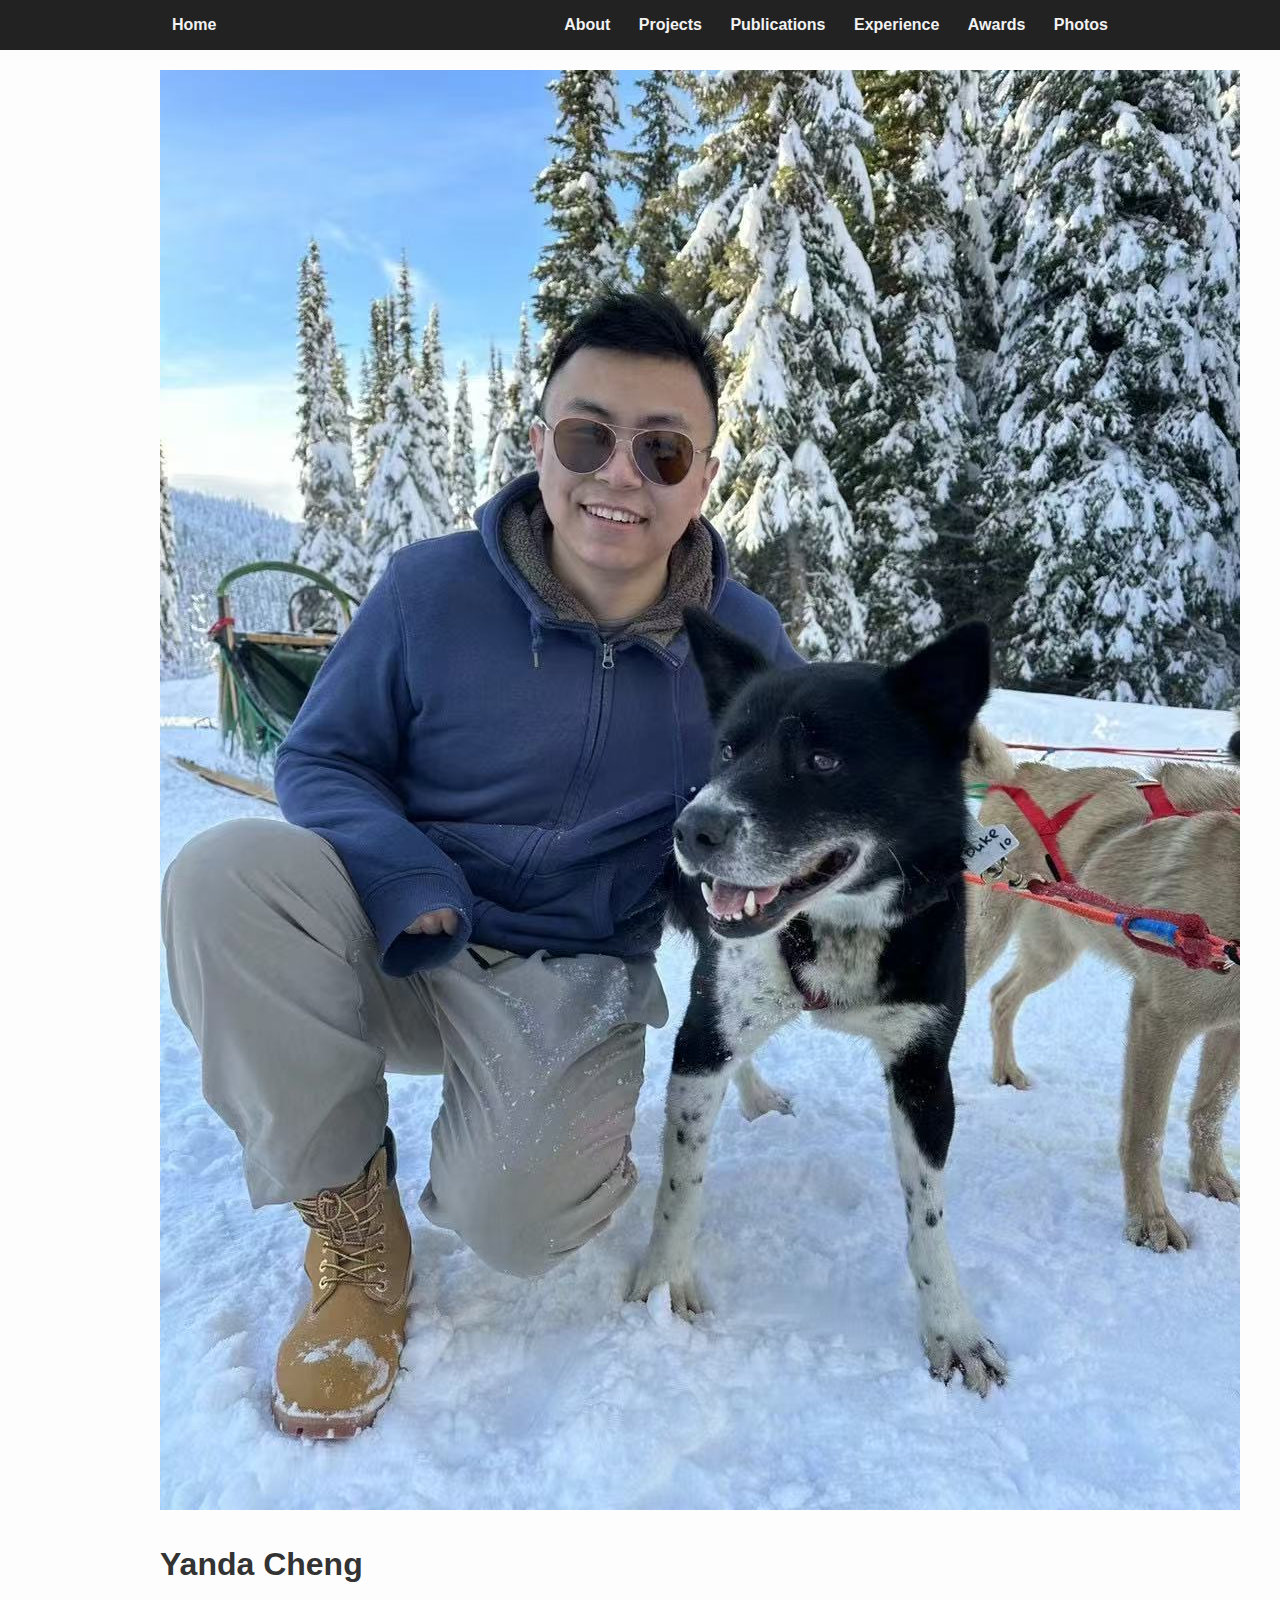
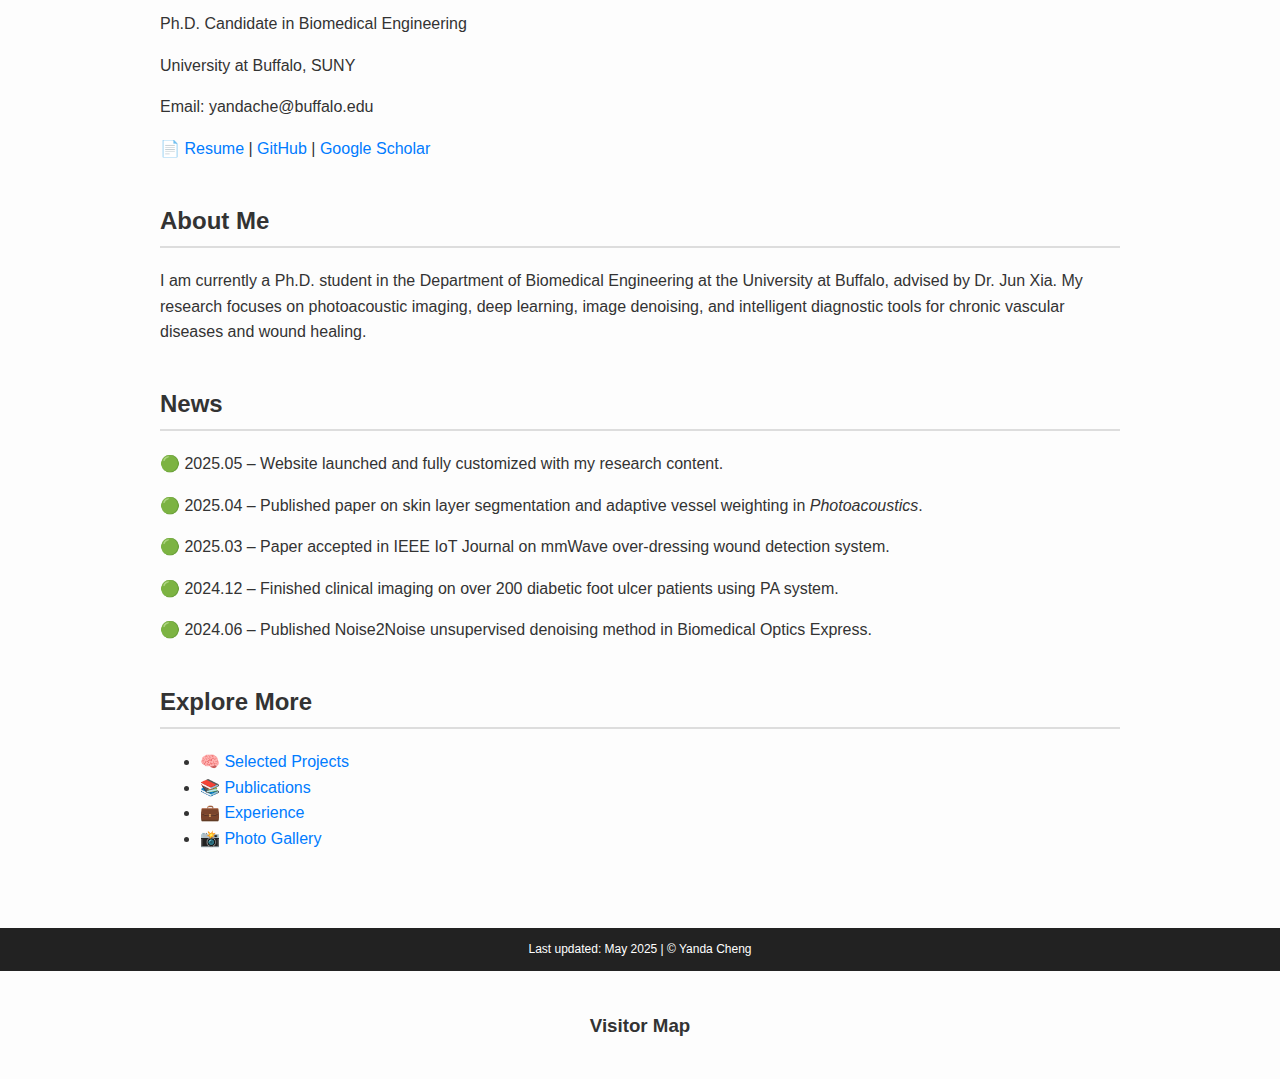
<file: index.html>
<!DOCTYPE html>
<html lang="en">
<head>
  <meta charset="UTF-8" />
  <meta name="viewport" content="width=device-width, initial-scale=1.0"/>
  <title>Yanda Cheng</title>
  <link rel="stylesheet" href="style.css" />
</head>
<body>

  <div class="navbar">
    <div class="nav-container">
      <div class="nav-left">
        <a href="index.html">Home</a>
      </div>
      <div class="nav-right">
        <a href="about_yc.html">About</a>
        <a href="projects_yc.html">Projects</a>
        <a href="publications_yc.html">Publications</a>
        <a href="experience_yc.html">Experience</a>
        <a href="awards_yc.html">Awards</a>
        <a href="photos_yc.html">Photos</a>
        </div>
    </div>
  </div>

  <div class="container">

  <div class="profile-card">
  <img src="files/yandacheng_profieimage.jpg" alt="Yanda Cheng" class="home-profile-pic">
  <div class="profile-info">
    <h1>Yanda Cheng</h1>
    <p>Ph.D. Candidate in Biomedical Engineering</p>
    <p>University at Buffalo, SUNY</p>
    <p>Email: yandache@buffalo.edu</p>
    <p>
      <a href="files/yandacheng_cv.pdf">📄 Resume</a> |
      <a href="https://github.com/nickcp39">GitHub</a> |
      <a href="https://scholar.google.com/citations?user=XXXXX">Google Scholar</a>
    </p>
  </div>
</div>

    <h2>About Me</h2>
    <p>
      I am currently a Ph.D. student in the Department of Biomedical Engineering at the University at Buffalo, advised by Dr. Jun Xia. My research focuses on photoacoustic imaging, deep learning, image denoising, and intelligent diagnostic tools for chronic vascular diseases and wound healing.
    </p>

    <h2>News</h2>
    <div class="news-list">
      <p>🟢 2025.05 – Website launched and fully customized with my research content.</p>
      <p>🟢 2025.04 – Published paper on skin layer segmentation and adaptive vessel weighting in <i>Photoacoustics</i>.</p>
      <p>🟢 2025.03 – Paper accepted in IEEE IoT Journal on mmWave over-dressing wound detection system.</p>
      <p>🟢 2024.12 – Finished clinical imaging on over 200 diabetic foot ulcer patients using PA system.</p>
      <p>🟢 2024.06 – Published Noise2Noise unsupervised denoising method in Biomedical Optics Express.</p>
    </div>

    <h2>Explore More</h2>
    <ul>
      <li><a href="projects_yc.html">🧠 Selected Projects</a></li>
      <li><a href="publications_yc.html">📚 Publications</a></li>
      <li><a href="experience_yc.html">💼 Experience</a></li>
      <li><a href="photos_yc.html">📸 Photo Gallery</a></li>
    </ul>
  </div>

  <div class="footer">
    Last updated: May 2025 | © Yanda Cheng
  </div>

  <div style="text-align: center; margin-top: 40px; padding-bottom: 20px;">
    <h3>Visitor Map</h3>
    <div id="clustrmaps-widget" style="margin: 0 auto;"></div>
    <script type="text/javascript" id="clustrmaps" src="//clustrmaps.com/map_v2.js?d=xj5ZWnwte7YeAZD7K7_8TpdIaEVZhU0szNMLG_AmptI&cl=ffffff&w=a"></script>
    </div>
  </body>
</html>
</file>
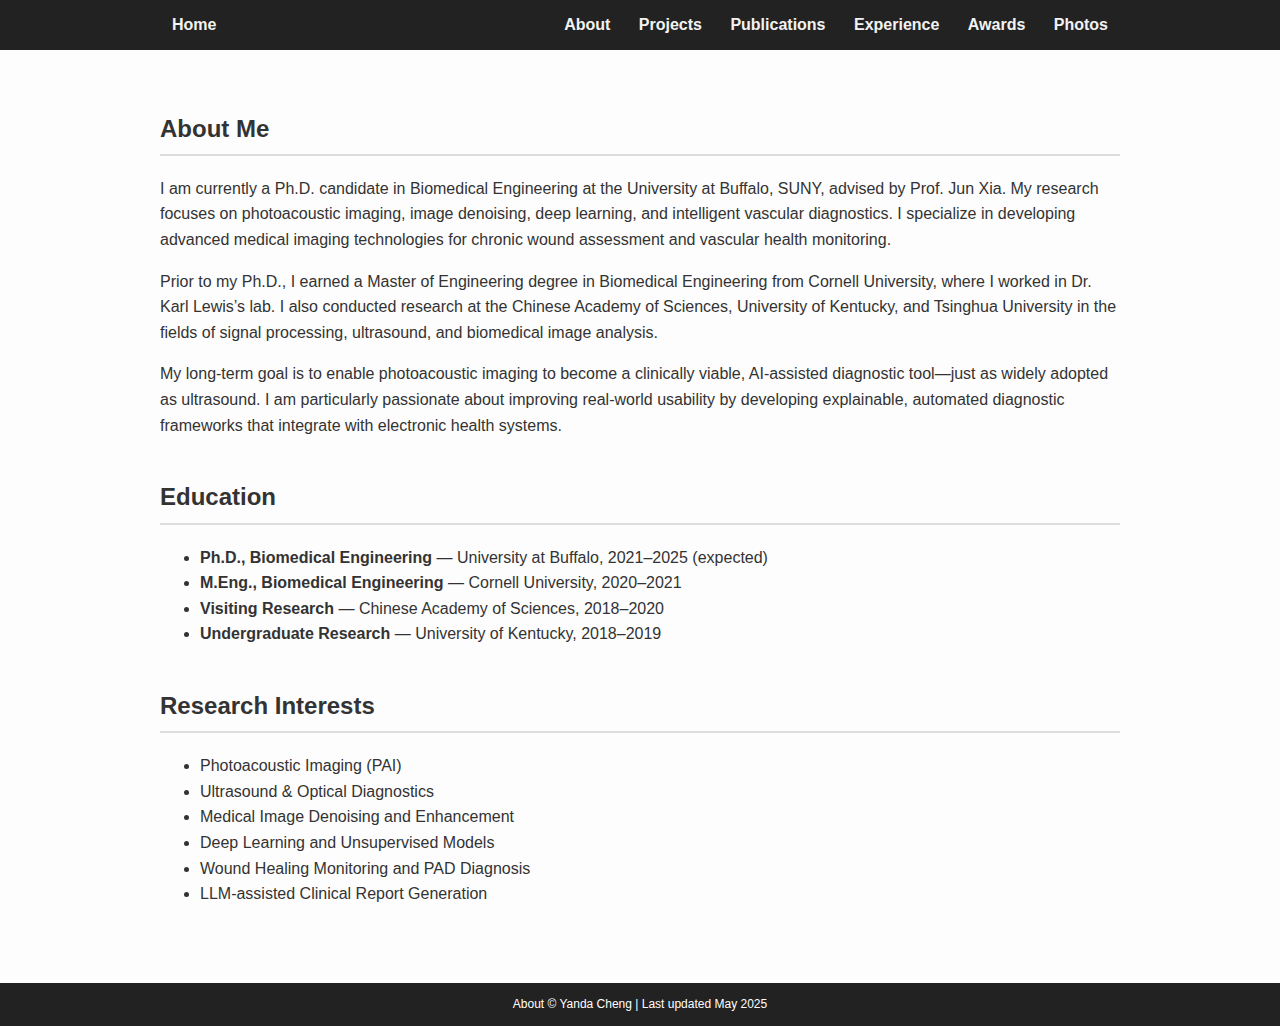
<file: about_yc.html>
<!DOCTYPE html>
<html lang="en">
<head>
  <meta charset="UTF-8">
  <title>About | Yanda Cheng</title>
  <link rel="stylesheet" href="style.css">
</head>
<body>

  <!-- 🔹 Navbar -->
  <div class="navbar">
    <div class="nav-container">
      <div class="nav-left">
        <a href="index.html">Home</a>
      </div>
      <div class="nav-right">
        <a href="about_yc.html">About</a>
        <a href="projects_yc.html">Projects</a>
        <a href="publications_yc.html">Publications</a>
        <a href="experience_yc.html">Experience</a>
        <a href="awards_yc.html">Awards</a>
        <a href="photos_yc.html">Photos</a>
      </div>
    </div>
  </div>

  <div class="container">
    <h2>About Me</h2>

    <p>
      I am currently a Ph.D. candidate in Biomedical Engineering at the University at Buffalo, SUNY, advised by Prof. Jun Xia. My research focuses on photoacoustic imaging, image denoising, deep learning, and intelligent vascular diagnostics. I specialize in developing advanced medical imaging technologies for chronic wound assessment and vascular health monitoring.
    </p>

    <p>
      Prior to my Ph.D., I earned a Master of Engineering degree in Biomedical Engineering from Cornell University, where I worked in Dr. Karl Lewis’s lab. I also conducted research at the Chinese Academy of Sciences, University of Kentucky, and Tsinghua University in the fields of signal processing, ultrasound, and biomedical image analysis.
    </p>

    <p>
      My long-term goal is to enable photoacoustic imaging to become a clinically viable, AI-assisted diagnostic tool—just as widely adopted as ultrasound. I am particularly passionate about improving real-world usability by developing explainable, automated diagnostic frameworks that integrate with electronic health systems.
    </p>

    <h2>Education</h2>
    <ul>
      <li><strong>Ph.D., Biomedical Engineering</strong> — University at Buffalo, 2021–2025 (expected)</li>
      <li><strong>M.Eng., Biomedical Engineering</strong> — Cornell University, 2020–2021</li>
      <li><strong>Visiting Research</strong> — Chinese Academy of Sciences, 2018–2020</li>
      <li><strong>Undergraduate Research</strong> — University of Kentucky, 2018–2019</li>
    </ul>

    <h2>Research Interests</h2>
    <ul>
      <li>Photoacoustic Imaging (PAI)</li>
      <li>Ultrasound & Optical Diagnostics</li>
      <li>Medical Image Denoising and Enhancement</li>
      <li>Deep Learning and Unsupervised Models</li>
      <li>Wound Healing Monitoring and PAD Diagnosis</li>
      <li>LLM-assisted Clinical Report Generation</li>
    </ul>
  </div>

  <!-- 🔹 Footer -->
  <div class="footer">
    About © Yanda Cheng | Last updated May 2025
  </div>

</body>
</html>
</file>
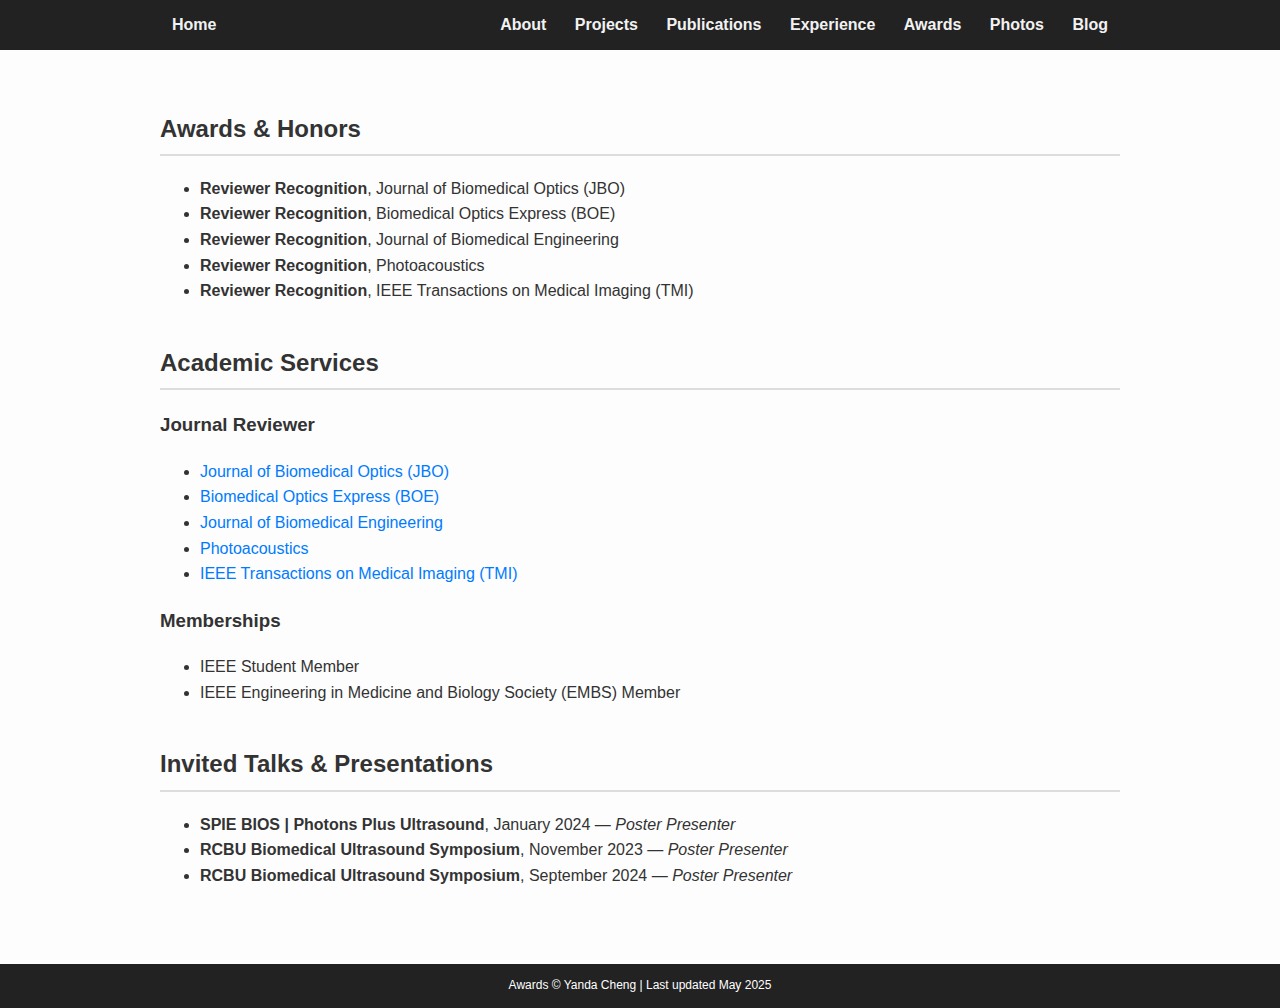
<file: awards_yc.html>
<!DOCTYPE html>
<html lang="en">
<head>
  <meta charset="UTF-8">
  <base href="/">

  <title>Awards & Service | Yanda Cheng</title>
  <link rel="stylesheet" href="style.css">
</head>
<body>

  <div id="navbar-placeholder"></div>
<script>
  fetch('navbar.html')
    .then(res => res.text())
    .then(data => {
      document.getElementById('navbar-placeholder').innerHTML = data;
    });
</script>


  <div class="container">
    <h2>Awards & Honors</h2>
    <ul>
      <li><strong>Reviewer Recognition</strong>, Journal of Biomedical Optics (JBO)</li>
      <li><strong>Reviewer Recognition</strong>, Biomedical Optics Express (BOE)</li>
      <li><strong>Reviewer Recognition</strong>, Journal of Biomedical Engineering</li>
      <li><strong>Reviewer Recognition</strong>, Photoacoustics</li>
      <li><strong>Reviewer Recognition</strong>, IEEE Transactions on Medical Imaging (TMI)</li>
    </ul>

    <h2>Academic Services</h2>

    <h3>Journal Reviewer</h3>
    <ul>
      <li><a href="https://www.spiedigitallibrary.org/journals/journal-of-biomedical-optics">Journal of Biomedical Optics (JBO)</a></li>
      <li><a href="https://opg.optica.org/boe/">Biomedical Optics Express (BOE)</a></li>
      <li><a href="https://www.sciencedirect.com/journal/journal-of-biomedical-engineering">Journal of Biomedical Engineering</a></li>
      <li><a href="https://www.sciencedirect.com/journal/photoacoustics">Photoacoustics</a></li>
      <li><a href="https://ieeetmi.org/">IEEE Transactions on Medical Imaging (TMI)</a></li>
    </ul>

    <h3>Memberships</h3>
    <ul>
      <li>IEEE Student Member</li>
      <li>IEEE Engineering in Medicine and Biology Society (EMBS) Member</li>
    </ul>

    <h2>Invited Talks & Presentations</h2>
    <ul>
      <li><strong>SPIE BIOS | Photons Plus Ultrasound</strong>, January 2024 — <em>Poster Presenter</em></li>
      <li><strong>RCBU Biomedical Ultrasound Symposium</strong>, November 2023 — <em>Poster Presenter</em></li>
      <li><strong>RCBU Biomedical Ultrasound Symposium</strong>, September 2024 — <em>Poster Presenter</em></li>
    </ul>
  </div>

  <!-- 🔹 Footer -->
  <div class="footer">
    Awards © Yanda Cheng | Last updated May 2025
  </div>

</body>
</html>
</file>
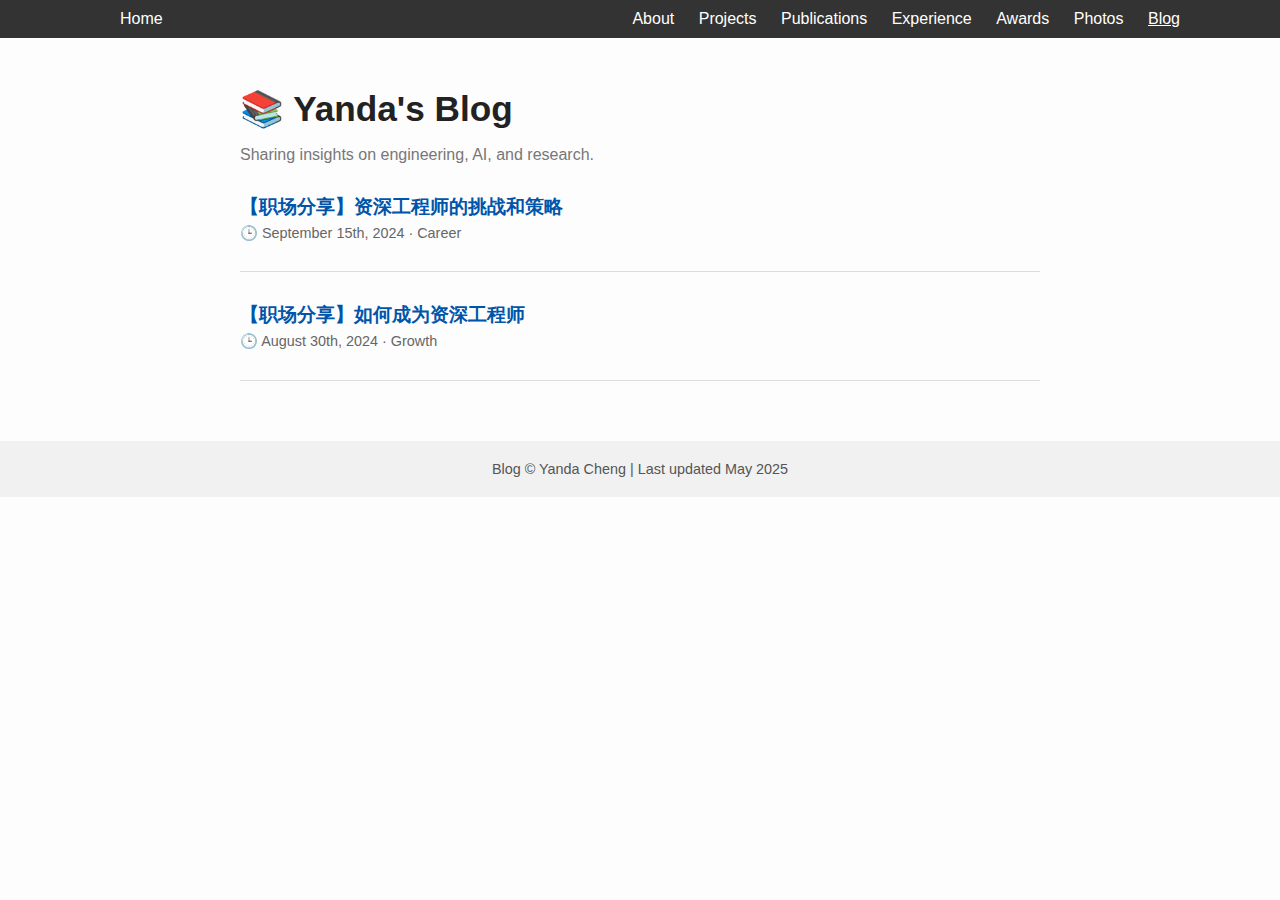
<file: blog_yc.html>
<!DOCTYPE html>
<html lang="en">
<head>
  <meta charset="UTF-8">
  <meta name="viewport" content="width=device-width, initial-scale=1.0">
  <title>Yanda's Blog</title>
  <link rel="stylesheet" href="style_blog.css">
</head>
<body>
  <!-- 🔹 Navbar -->
  <div class="navbar">
    <div class="nav-container">
      <div class="nav-left">
        <a href="index.html">Home</a>
      </div>
      <div class="nav-right">
        <a href="about_yc.html">About</a>
        <a href="projects_yc.html">Projects</a>
        <a href="publications_yc.html">Publications</a>
        <a href="experience_yc.html">Experience</a>
        <a href="awards_yc.html">Awards</a>
        <a href="photos_yc.html">Photos</a>
        <a href="blog_yc.html" class="active">Blog</a>
      </div>
    </div>
  </div>

  <!-- 🔸 Blog Container -->
  <div class="blog-container">
    <h1 class="blog-title">📚 Yanda's Blog</h1>
    <p class="blog-subtitle">Sharing insights on engineering, AI, and research.</p>

    <div class="post-list">
      <div class="post-item">
        <h3><a href="posts/staff_engineer.html">【职场分享】资深工程师的挑战和策略</a></h3>
        <p class="post-meta">🕒 September 15th, 2024 · Career</p>
      </div>
      <div class="post-item">
        <h3><a href="posts/become_staff.html">【职场分享】如何成为资深工程师</a></h3>
        <p class="post-meta">🕒 August 30th, 2024 · Growth</p>
      </div>
      <!-- More posts can go here -->
    </div>
  </div>

  <!-- 🔻 Footer -->
  <div class="footer">
    Blog © Yanda Cheng | Last updated May 2025
  </div>
</body>
</html>
</file>
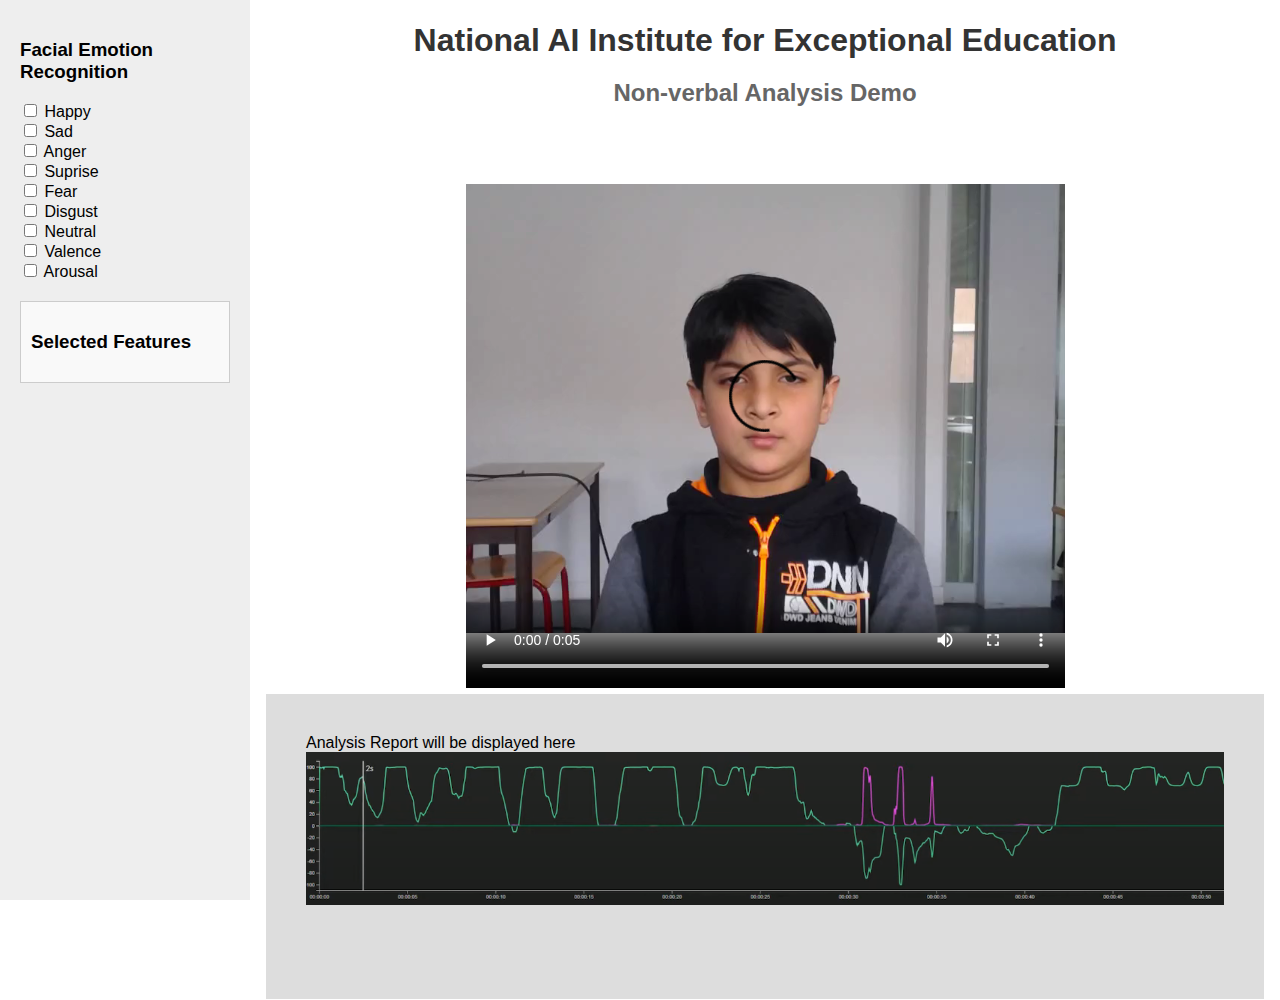
<file: FFR_2.0.html>
<!DOCTYPE html>
<html lang="en">
<head>
<meta charset="UTF-8">
<meta name="viewport" content="width=device-width, initial-scale=1.0">
<title>Facial Emotion Recognition UI</title>
<style>
  body, html {
    height: 100%;
    margin: 0;
    font-family: Arial, sans-serif;
  }
  .sidebar {
    background-color: #eee;
    overflow-y: auto;
    padding: 20px;
    height: 100vh; /* Full height */
    box-sizing: border-box; /* Include padding in the box's dimensions */
    width: 250px; /* Sidebar width */
    position: fixed; /* Fixed Sidebar (stay in place on scroll) */
  }
  .content {
    margin-left: 250px; /* Same as the width of the sidebar */
    padding: 1px 16px;
  }
  .video-container {
    position: relative;
    padding-bottom: 56.25%; /* 16:9 aspect ratio */
    height: 0;
    width: 60%; 
    margin: auto; 
  }
  .video-container video {
    position: absolute;
    top: 0;
    left: 0;
    width: 100%;
    height: 100%;
    margin: auto
  }
  .graph {
    margin-top: 5px;
    background-color: #ddd;
    padding: 40px;
    height: 25vh; /* Graph area taking half of the viewport height */
  }
  .graph-image {
  width: 100%; /* Fill the width of the .graph container */
  height: auto; /* Adjust the height automatically to maintain aspect ratio */
  display: block; /* To prevent default inline behavior */
  }
  .selected-tags {
    margin-top: 20px;
    background-color: #f9f9f9;
    padding: 10px;
    border: 1px solid #ccc;
  }
  .tag {
    display: inline-block;
    padding: 5px;
    margin: 5px;
    background-color: #e1e1e1;
    border-radius: 4px;
  }
  .content h1 {
  text-align: center;
  color: #333;
  margin-bottom: 20px;
  }  
  .content h2 {
    text-align: center; /* Center aligns the subtitle */
    color: #666; /* Subtitle color */
    margin-top: 0;
    margin-bottom: 20px; /* Spacing below the subtitle */
  }
</style>
</head>
<body>

<div class="sidebar">
  <!-- Checkbox options for facial emotion recognition -->
  <h3>Facial Emotion Recognition</h3>
  <label><input type="checkbox" name="Happy"> Happy</label><br>
  <label><input type="checkbox" name="Sad"> Sad</label><br>
  <label><input type="checkbox" name="Anger"> Anger</label><br>
  <label><input type="checkbox" name="Suprise"> Suprise</label><br>
  <label><input type="checkbox" name="Fear"> Fear</label><br>
  <label><input type="checkbox" name="Disgust"> Disgust</label><br>
  <label><input type="checkbox" name="Neutral"> Neutral</label><br>
  <label><input type="checkbox" name="Valence"> Valence</label><br>
  <label><input type="checkbox" name="Arousal"> Arousal</label><br>
  <!-- Add more checkboxes for each feature -->
  
  <!-- Container for selected tags -->
  <div id="selected-tags" class="selected-tags">
    <h3>Selected Features</h3>
  </div>
</div>

<div class="content">
    <h1>National AI Institute for Exceptional Education</h1> <!-- 视频标题 -->
    <h2>Non-verbal Analysis Demo</h2> 
  <div class="video-container">
    <!-- Video player -->
    <video controls>
        <source src="AI4EE-_files/S1_fear_surprise_1.mp4" type="video/mp4">
      Your browser does not support the video element.
    </video>
  </div>
  <div class="graph">
    <!-- Placeholder for the graph -->
    Analysis Report will be displayed here
    <img src="AI4EE-_files/graph.png" alt="Graph Image" class="graph-image">
  </div>
</div>

<script>
  // Select all checkboxes and the selected tags container
  const checkboxes = document.querySelectorAll('.sidebar input[type="checkbox"]');
  const selectedTagsContainer = document.getElementById('selected-tags');

  // Add event listeners to checkboxes
  checkboxes.forEach(checkbox => {
    checkbox.addEventListener('change', function() {
      updateSelectedTags(this);
    });
  });

  // Function to update the display of selected tags
  function updateSelectedTags(checkbox) {
    const tagId = 'tag-' + checkbox.name;
    const tag = document.getElementById(tagId);

    // If checkbox is checked and tag doesn't exist, create and append the tag
    if (checkbox.checked && !tag) {
      const newTag = document.createElement('div');
      newTag.id = tagId;
      newTag.textContent = checkbox.name.replace(/([A-Z])/g, ' $1').trim(); // Add spaces before capital letters and trim
      newTag.className = 'tag';
      selectedTagsContainer.appendChild(newTag);
    } 
    // If checkbox is not checked and tag exists, remove the tag
    else if (!checkbox.checked && tag) {
      selectedTagsContainer.removeChild(tag);
    }
  }
</script>

</body>
</html>
</file>
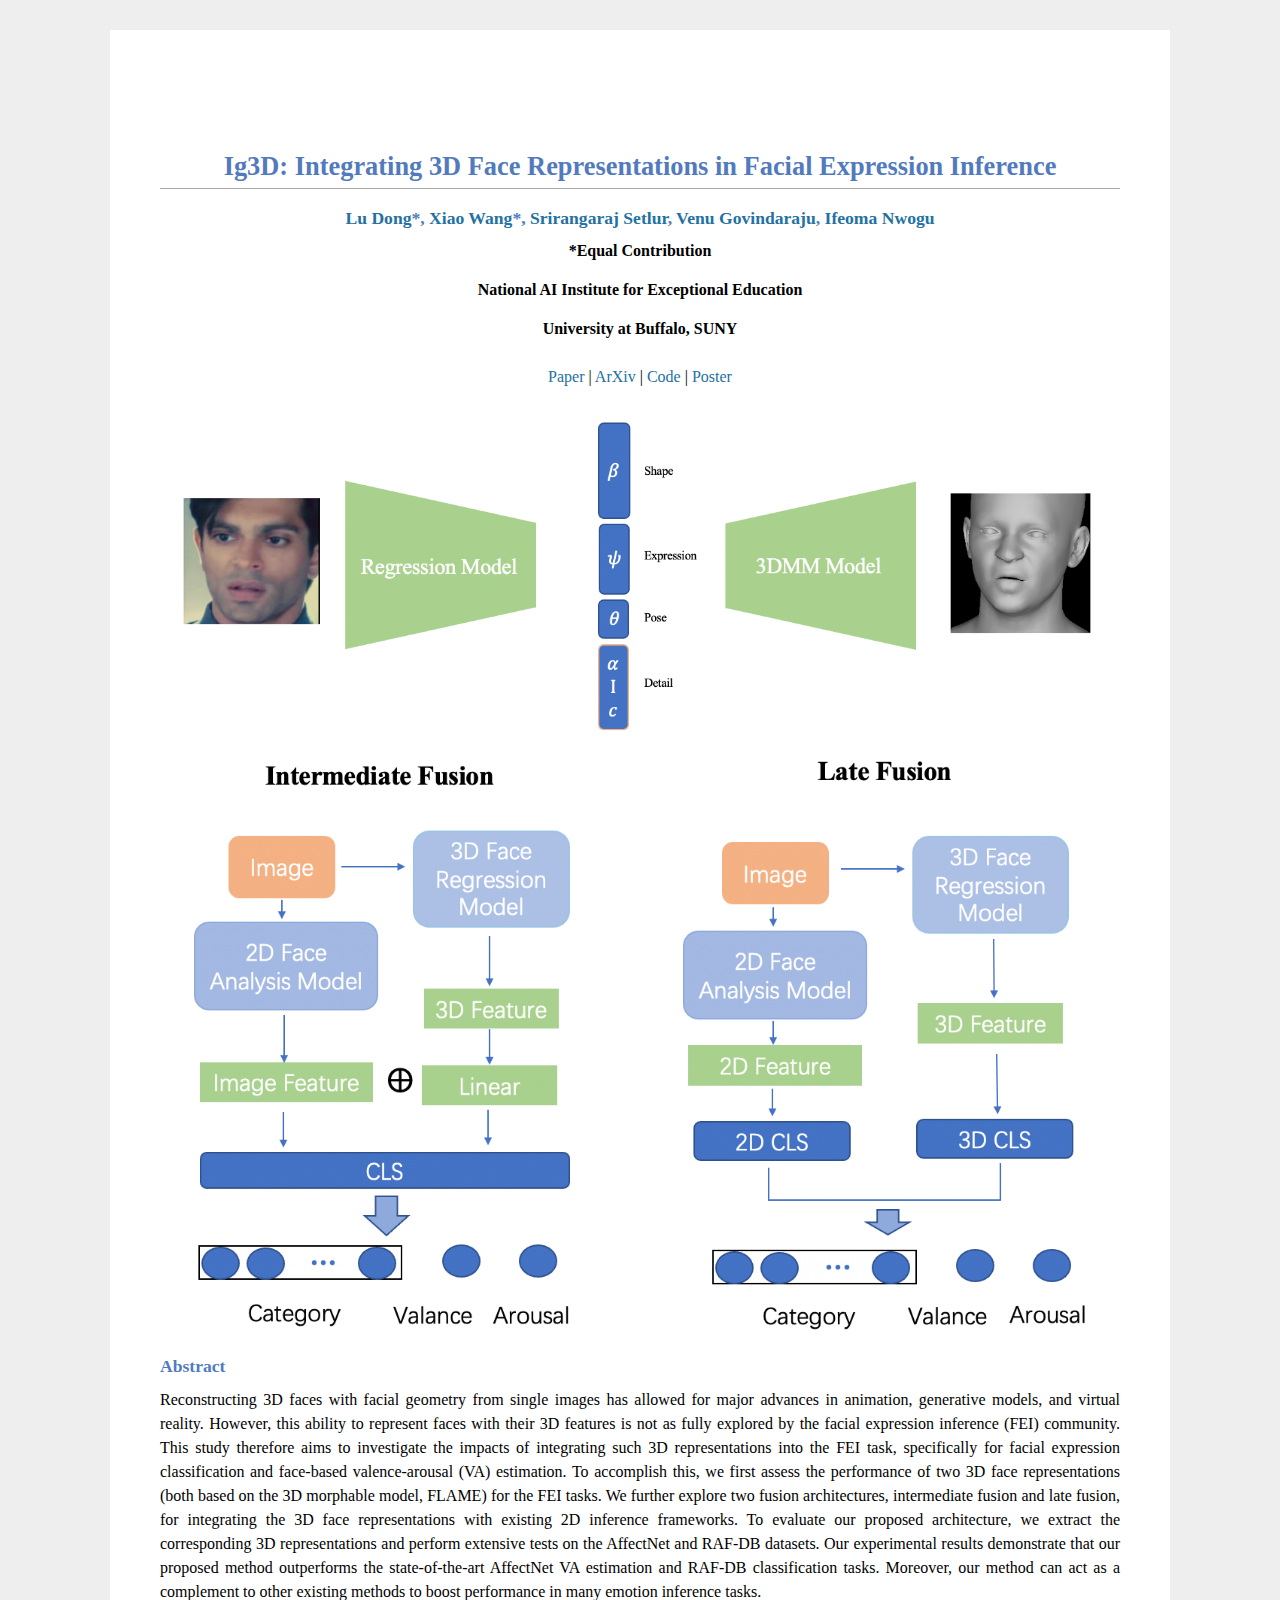
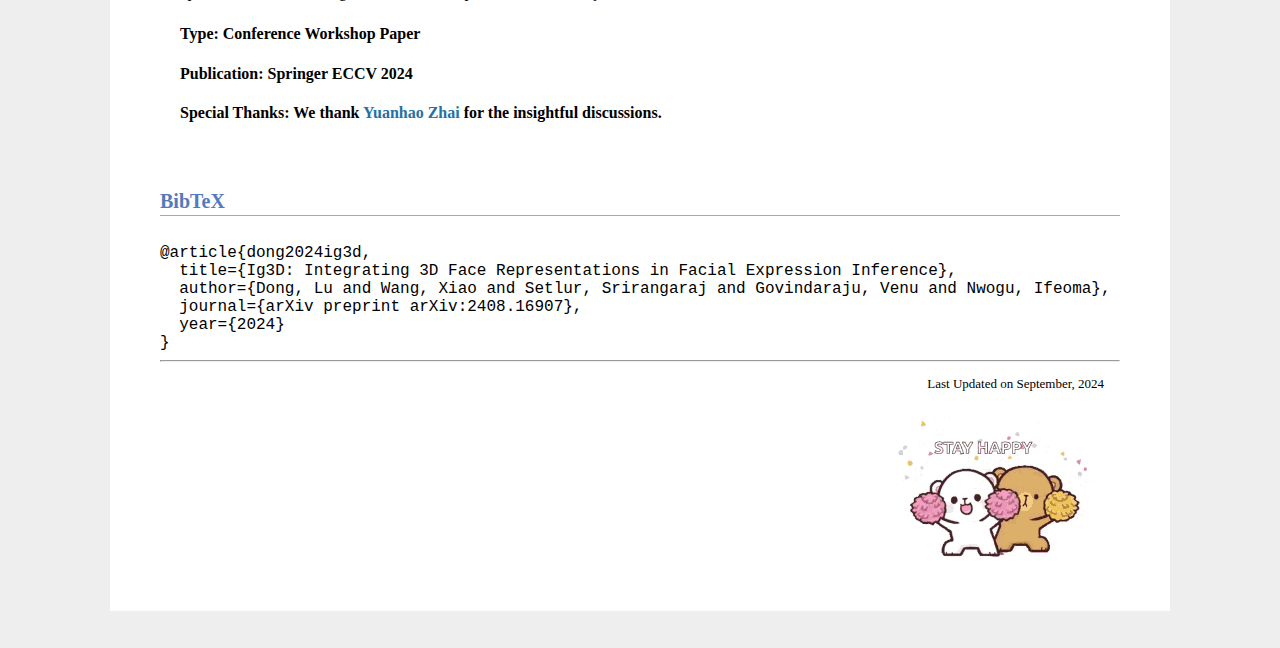
<file: Ig3D.html>
<html>

<head><meta http-equiv="Content-Type" content="text/html; charset=UTF-8">	
	<title>Lu Dong</title>
	<meta content="LuDong, Lu Dong UB, lu dong ub, ludong,  https://dongludeeplearning.github.io/" name="keywords">
	<link rel="stylesheet" href="./index_files/jemdoc.css" type="text/css">
	<script async="" src="http://www.google-analytics.com/analytics.js"></script>
	<script>
		(function(i,s,o,g,r,a,m){i['GoogleAnalyticsObject']=r;i[r]=i[r]||function(){
		(i[r].q=i[r].q||[]).push(arguments)},i[r].l=1*new Date();a=s.createElement(o),
		m=s.getElementsByTagName(o)[0];a.async=1;a.src=g;m.parentNode.insertBefore(a,m)
		})(window,document,'script','//www.google-analytics.com/analytics.js','ga');
		ga('create', 'UA-66888300-1', 'auto');
		ga('send', 'pageview');
	</script>
	<script type="text/javascript" src="./index_files/jquery-1.12.4.min.js"></script>
	<style>
	a {color: #2471a3; text-decoration: none;}
	a:hover {color: #5499c7;}
	a.btn {background-color: #2471a3; color: #fff; font-size: 12px; margin-top: 4px; display: inline-block; padding: 0 4px; border-radius: 2px; line-height: 1.5em;}
	a.btn:hover {background-color: #174e74;}
	a.btn.btn-red {background-color: #d63a3a;}
	a.btn.btn-red:hover {background-color: #a02727;}
	a.btn.btn-orange {background-color: #e2700c;}
	a.btn.btn-orange:hover {background-color: #c46009;}
	a.btn.btn-dark {background-color: #345;}
	a.btn.btn-dark:hover {background-color: #234;}
	p {line-height: 1.5em;}
	.nobreak {white-space: nowrap;}
	.noselect {-webkit-touch-callout: none; -webkit-user-select: none; -khtml-user-select: none; -moz-user-select: none; -ms-user-select: none; user-select: none;}
	.bold {font-weight: bold;}
	.italic {font-style: italic;}
	.bulletpoints {line-height: 1.5em;}
	.row {box-sizing: border-box;}
	.row-media {display: block; float: left; width: 280px; height: 150px; background-position: center; background-size: contain; background-repeat: no-repeat; border-radius: 6px; border: 1px solid #def;}
	.row-text {display: block; float: left; margin-left: 16px; line-height: 1.5em; max-width: 552px;}
	.row-text span {line-height: inherit;}
	.clearfix {content: ""; clear: both; display: table;}
	.publication {margin-bottom: 32px; margin-left: 16px;}
	.press {width: 100px; height: 80px; border: 1px solid #def; margin-right: 12px; background-size: cover;}  
	.img-contain {background-size: contain !important;}
	.footer {background-color: #345; width: 100%}
	.footer-content {color: #fff; font-size: 10px; padding: 6px 0; max-width: 900px; margin: auto;}




	@media only screen and (max-width: 1150px) {
		.header-profile-picture, .header-text {display: block; margin: auto; text-align: center;}
		.header-profile-picture {margin-bottom: 12px; width: 140px; height: 140px;}
		body {font-size: 18px;}
		a.btn {font-size: 14px; padding: 2px 6px;}
	}
	
	@media only screen and (max-width: 900px) {
		.publication {margin-bottom: 46px;}
		.publication .row-media {width: 260px; height: 130px; margin: auto; margin-bottom: 12px; display: block;}
		.publication .row-text {display: block; width: 100%; margin-left: 0;}
		.press {display: block;}
	}
	</style>
</head>

<body>







<h1 style="text-align: center; margin-top: 100px;">Ig3D: Integrating 3D Face Representations in Facial Expression Inference</h1>
<h3 style="text-align: center; margin-top: 10px;"> <a href="https://dongludeeplearning.github.io/" target="_blank">Lu Dong</a>*, <a href="https://wangxiaoshawn.github.io/" target="_blank">Xiao Wang</a>*, <a href="https://www.buffalo.edu/cubs/members/srirangaraj-setlur.html" target="_blank">Srirangaraj Setlur</a>, <a href="https://www.buffalo.edu/research/about-us/leadership/venu-govindaraju.html" target="_blank">Venu Govindaraju</a>, <a href="https://engineering.buffalo.edu/home/research/faculty/diverse-faculty.host.html/content/shared/engineering/computer-science-engineering/profiles/faculty/ladder/nwogu-ifeoma.html" target="_blank">Ifeoma Nwogu</a></h3>
<h4 style="text-align: center; margin-top: 10px;">*Equal Contribution</h4>
<h4 style="text-align: center; margin-top: 10px;"> National AI Institute for Exceptional Education</h4>
<h4 style="text-align: center; margin-top: 10px;"> University at Buffalo, SUNY</h4>
<div style="text-align: center; margin-top: 30px;">
  <a href="" target="_blank">Paper</a> |
  <a href="https://arxiv.org/abs/2408.16907" target="_blank">ArXiv</a> |
  <a href="https://github.com/dongludeeplearning/Ig3D" target="_blank"> Code </a> |
  <a href="./files/ECCVWPoster.pdf" target="_blank"> Poster </a>
</div>










<img src="./files/pubs/Ig3D_3DMM.png" alt="Ig3D Project" width="100%">

<img src="./files/pubs/Ig3D_framework.png" alt="Ig3D Project" width="100%">








<h3>Abstract</h3>

<p style="text-align:justify;">  Reconstructing 3D faces with facial geometry from single images has allowed for major advances in animation, generative models, and virtual reality. However, this ability to represent faces with their 3D features is not as fully explored by the facial expression inference (FEI) community.
This study therefore aims to investigate the impacts of integrating such 3D representations into the FEI task, specifically for facial expression classification and face-based valence-arousal (VA) estimation.
To accomplish this, we first assess the performance of two 3D face representations (both based on the 3D morphable model, FLAME) for the FEI tasks. We further explore two fusion architectures, intermediate fusion and late fusion, for integrating the 3D face representations with existing 2D inference frameworks. To evaluate our proposed architecture, we extract the corresponding 3D representations and perform extensive tests on the AffectNet and RAF-DB datasets.  
Our experimental results demonstrate that our proposed method outperforms the state-of-the-art AffectNet VA estimation and RAF-DB classification tasks. Moreover, our method can act as a complement to other existing methods to boost performance in many emotion inference tasks. 
</p>




<h4 style="text-align: left; margin-left: 20px;"> Type: Conference Workshop Paper</h4>
<h4 style="text-align: left; margin-left: 20px;"> Publication: Springer ECCV 2024</h4>
<h4 style="text-align: left; margin-left: 20px;"> Special Thanks: We thank <a href="https://www.yhzhai.com/" target="_blank">Yuanhao Zhai</a> for the insightful discussions. </h4>

​        

<h2 class="title is-3">BibTeX</h2>

<pre><code style="font-size: 16px;">
@article{dong2024ig3d,
  title={Ig3D: Integrating 3D Face Representations in Facial Expression Inference},
  author={Dong, Lu and Wang, Xiao and Setlur, Srirangaraj and Govindaraju, Venu and Nwogu, Ifeoma},
  journal={arXiv preprint arXiv:2408.16907},
  year={2024}
}
</code></pre>



















<hr>
<table cellpadding="0px">
	<tbody>
		<tr>
			<td width="720px">
			<div id="clustrmaps-widget"></div>
				<script type="text/javascript" id="clustrmaps" src="//cdn.clustrmaps.com/map_v2.js?cl=ffffff&w=300&t=n&d=7seMHMuQZlvELLsuK6wd30IX5cz7U58mGsA8iV8s6_o"></script></script>
				</script>
			<div class="jvectormap-tip"></div>
			</td>
			<td valign="top">
				<div style="clear:both;">
				<p align="right"><font size="2">Last Updated on September, 2024<br>
				</div>
				<div style="clear: both;">
				<p align="right"><font size="5"><img src="./index_files//happy.gif"></font></p>
				</div>
			</td>
		</tr>
	</tbody>
</table>





</body>
</html>
</file>
<file: style.css>
/* === General Body Style === */
body {
  font-family: "Segoe UI", sans-serif;
  margin: 0;
  padding: 0;
  background-color: #fdfdfd;
  color: #333;
  line-height: 1.6;
}

a {
  color: #007bff;
  text-decoration: none;
}
a:hover {
  color: #0056b3;
}

/* === Container === */
.container {
  max-width: 960px;
  margin: 0 auto;
  padding: 20px;
}

/* === Navbar === */
.navbar {
  background-color: #222;
  padding: 12px 0;
}
.navbar .nav-container {
  display: flex;
  justify-content: space-between;
  align-items: center;
  max-width: 960px;
  margin: auto;
}
.navbar a {
  color: #f2f2f2;
  margin: 0 12px;
  font-weight: bold;
}
.navbar a:hover {
  color: #1abc9c;
}

/* === Headings === */
h2 {
  border-bottom: 2px solid #ddd;
  padding-bottom: 6px;
  margin-top: 40px;
}

/* === Project Card Layout (used for Publications section thumbnails) === */
.project-card img {
  width: 300px;
  float: left;
  margin-right: 15px;
  border-radius: 8px;
  border: 1px solid #ccc;
}

/* === Publications with Image Left and Text Right === */
.publication {
  display: flex;
  align-items: flex-start;
  gap: 16px;
  margin-bottom: 30px;
}

.publication img.row-image {
  width: 160px;
  height: auto;
  object-fit: contain;
  border: 1px solid #ccc;
  border-radius: 8px;
}

.publication .row-text {
  flex: 1;
}

.publication .row-text .btn {
  margin-top: 6px;
  margin-right: 5px;
}

/* === Experience Cards === */
.experience-card {
  display: flex;
  gap: 20px;
  background-color: #f9f9f9;
  border: 1px solid #ddd;
  border-radius: 12px;
  padding: 20px;
  margin-bottom: 25px;
  align-items: flex-start;
  box-shadow: 0 2px 6px rgba(0, 0, 0, 0.08);
  transition: transform 0.2s ease-in-out;
}

.experience-card:hover {
  transform: translateY(-2px);
  box-shadow: 0 4px 10px rgba(0, 0, 0, 0.15);
}

.experience-card img {
  max-width: 150px;
  max-height: 120px;
  object-fit: contain;
  border-radius: 10px;
  border: 1px solid #aaa;
  background-color: white;
  padding: 4px;
}

.experience-content {
  flex: 1;
}

.experience-content h3 {
  margin-top: 0;
}

/* === Buttons === */
.btn {
  display: inline-block;
  padding: 4px 8px;
  font-size: 12px;
  background-color: #007bff;
  color: white;
  border-radius: 4px;
  margin-right: 5px;
}
.btn:hover {
  background-color: #0056b3;
}
.btn-red {
  background-color: #d9534f;
}
.btn-red:hover {
  background-color: #c9302c;
}

/* === Footer === */
.footer {
  background-color: #222;
  color: white;
  text-align: center;
  font-size: 12px;
  padding: 12px 0;
  margin-top: 40px;
}

/* === Responsive Design === */
@media (max-width: 768px) {
  .project-card {
    width: 100%;
    flex-direction: column;
    align-items: center;
  }
  .project-card img {
    width: 100%;
    height: auto;
  }
}
</file>
<file: style_blog.css>
/* 🔹 General Layout */
body {
  font-family: 'Segoe UI', sans-serif;
  margin: 0;
  padding: 0;
  background: #fdfdfd;
  color: #333;
}

a {
  color: #0055aa;
  text-decoration: none;
}
a:hover {
  text-decoration: underline;
}

/* 🔹 Navbar */
.navbar {
  background: #333;
  color: white;
  padding: 10px 0;
}
.nav-container {
  max-width: 1080px;
  margin: 0 auto;
  display: flex;
  justify-content: space-between;
  align-items: center;
  padding: 0 20px;
}
.nav-left a,
.nav-right a {
  color: white;
  margin-left: 20px;
  font-weight: 500;
}
.nav-right a.active {
  text-decoration: underline;
}

/* 🔹 Blog Container */
.blog-container {
  max-width: 800px;
  margin: 50px auto;
  padding: 0 20px;
}

.blog-title {
  font-size: 2.2em;
  margin-bottom: 10px;
  color: #222;
}
.blog-subtitle {
  font-size: 1em;
  color: #777;
  margin-bottom: 30px;
}

/* 🔸 Blog Post List */
.post-list {
  display: flex;
  flex-direction: column;
  gap: 30px;
}
.post-item {
  border-bottom: 1px solid #ddd;
  padding-bottom: 15px;
}
.post-item h3 {
  margin: 0;
  font-size: 1.2em;
}
.post-meta {
  font-size: 0.9em;
  color: #666;
  margin-top: 5px;
}

/* 🔻 Footer */
.footer {
  margin-top: 60px;
  padding: 20px;
  text-align: center;
  font-size: 0.9em;
  background-color: #f1f1f1;
  color: #555;
}
</file>
<file: index_files/jemdoc.css>
/* Default css file for jemdoc. */

table#tlayout {
    border: none;
    border-collapse: separate;
    background: white;
}
/*
body {
	background: white;
	padding-bottom: 8px;
	margin: 0;
}
*/
html {
  background-color: #eeeeee; 
}

body { 
  font-family: Georgia, serif;
  color: #000;
  background-color: #ffffff; 
  text-align:left; /* for IE */
  margin-top: 30px; 
  margin-bottom: 30px;
  margin-left: auto;
  margin-right: auto;
  padding-left:  50px;
  padding-right: 50px;
  padding-top: 10px;
  padding-bottom: 30px;
  max-width: 960px;
}

#layout-menu {
	background: #f6f6f6;
	border: 1px solid #dddddd;
	padding-top: 0.5em;
	padding-left: 8px;
	padding-right: 8px;
	font-size: 1.0em;
	width: auto;
	white-space: nowrap;
    text-align: left;
    vertical-align: top;
}

#layout-menu td {
	background: #f4f4f4;
    vertical-align: top;
}

#layout-content {
	padding-top: 0.0em;
	padding-left: 1.0em;
	padding-right: 1.0em;
    border: none;
    background: white;
    text-align: left;
    vertical-align: top;
}

#layout-menu a {
	line-height: 1.5em;
	margin-left: 0.5em;
}

tt {
    background: #ffffdd;
}

pre, tt {
	font-size: 90%;
	font-family: monaco, monospace;
}

a, a > tt {
	color: #224b8d;
	text-decoration: none;
}

a:hover {
	border-bottom: 1px gray dotted;
}

#layout-menu a.current:link, #layout-menu a.current:visited {
	color: #022b6d;
	border-bottom: 1px gray solid;
}
#layout-menu a:link, #layout-menu a:visited, #layout-menu a:hover {
	color: #527bbd;
	text-decoration: none;
}
#layout-menu a:hover {
	text-decoration: none;
}

div.menu-category {
	border-bottom: 1px solid gray;
	margin-top: 0.8em;
	padding-top: 0.2em;
	padding-bottom: 0.1em;
	font-weight: bold;
}

div.menu-item {
	padding-left: 16px;
	text-indent: -16px;
}

div#toptitle {
	padding-bottom: 0.2em;
	margin-bottom: 1.5em;
	/*border-bottom: 3px double gray;*/
}

/* Reduce space if we begin the page with a title. */
div#toptitle + h2, div#toptitle + h3 {
	margin-top: 0em;
}

div#subtitle {
	margin-top: 0.0em;
	margin-bottom: 0.0em;
	padding-top: 0em;
	padding-bottom: 0.1em;
}

em {
	font-style: italic;
}

strong {
	font-weight: bold;
}


h1, h2, h3 {
	color: #527bbd;
	margin-top: 0.7em;
	margin-bottom: 0.5em;
	padding-bottom: 0.2em;
	line-height: 1.0;
	padding-top: 0.5em;
	border-bottom: 1px solid #aaaaaa;
}

h1 {
	font-size: 165%;
	padding-bottom: 0.3em;
}

h2 {
	padding-top: 0.8em;
	font-size: 125%;
}

h2 + h3 {
    padding-top: 0.2em;
}

h3 {
	font-size: 110%;
	border-bottom: none;
}

p {
	margin-top: 0.0em;
	margin-bottom: 0.8em;
	padding: 0;
	line-height: 1.3;
}

pre {
	padding: 0;
	margin: 0;
}

div#footer {
	font-size: small;
	border-top: 1px solid #c0c0c0;
	padding-top: 0.1em;
	margin-top: 4.0em;
	color: #c0c0c0;
}

div#footer a {
	color: #80a0b0;
}

div#footer-text {
	float: left;
	padding-bottom: 8px;
}

ul, ol, dl {
	margin-top: 0.2em;
	padding-top: 0;
	margin-bottom: 0.8em;
}

dt {
	margin-top: 0.5em;
	margin-bottom: 0;
}

dl {
	margin-left: 20px;
}

dd {
	color: #222222;
}

dd > *:first-child {
	margin-top: 0;
}

ul {
	list-style-position: outside;
	list-style-type: square;
}

p + ul, p + ol {
	margin-top: -0.5em;
}

li {
	margin-top:0.9em;
}

ol {
	list-style-position: outside;
	list-style-type: decimal;
}

li p, dd p {
	margin-bottom: 0.3em;
}


ol ol {
	list-style-type: lower-alpha;
}

ol ol ol {
	list-style-type: lower-roman;
}

p + div.codeblock {
	margin-top: -0.6em;
}

div.codeblock, div.infoblock {
	margin-right: 0%;
	margin-top: 1.2em;
	margin-bottom: 1.3em;
}

div.blocktitle {
	font-weight: bold;
	color: #cd7b62;
	margin-top: 1.2em;
	margin-bottom: 0.1em;
}

div.blockcontent {
	border: 1px solid silver;
	padding: 0.3em 0.5em;
}

div.infoblock > div.blockcontent {
	background: #ffffee;
}

div.blockcontent p + ul, div.blockcontent p + ol {
	margin-top: 0.4em;
}

div.infoblock p {
	margin-bottom: 0em;
}

div.infoblock li p, div.infoblock dd p {
	margin-bottom: 0.5em;
}

div.infoblock p + p {
	margin-top: 0.8em;
}

div.codeblock > div.blockcontent {
	background: #f6f6f6;
}

span.pycommand {
	color: #000070;
}

span.statement {
	color: #008800;
}
span.builtin {
	color: #000088;
}
span.special {
	color: #990000;
}
span.operator {
	color: #880000;
}
span.error {
	color: #aa0000;
}
span.comment, span.comment > *, span.string, span.string > * {
	color: #606060;
}

@media print {
	#layout-menu { display: none; }
}

#fwtitle {
	margin: 2px;
}

#fwtitle #toptitle {
	padding-left: 0.5em;
	margin-bottom: 0.5em;
}

#layout-content h1:first-child, #layout-content h2:first-child, #layout-content h3:first-child {
	margin-top: -0.7em;
}

div#toptitle h1, #layout-content div#toptitle h1 {
	margin-bottom: 0.0em;
	padding-bottom: 0.1em;
	padding-top: 0;
	margin-top: 0.5em;
	border-bottom: none;
}

img.eq {
	padding: 0;
	padding-left: 0.1em;
	padding-right: 0.1em;
	margin: 0;
}

img.eqwl {
	padding-left: 2em;
	padding-top: 0.6em;
	padding-bottom: 0.2em;
	margin: 0;
}

table + table {
    margin-top: 1em;
}

tr.heading {
    font-weight: bold;
    border-bottom: 2px solid black;
}

img {
    border: none;
}

table.imgtable, table.imgtable td {
    border: none;
    text-align: left;
}
</file>
